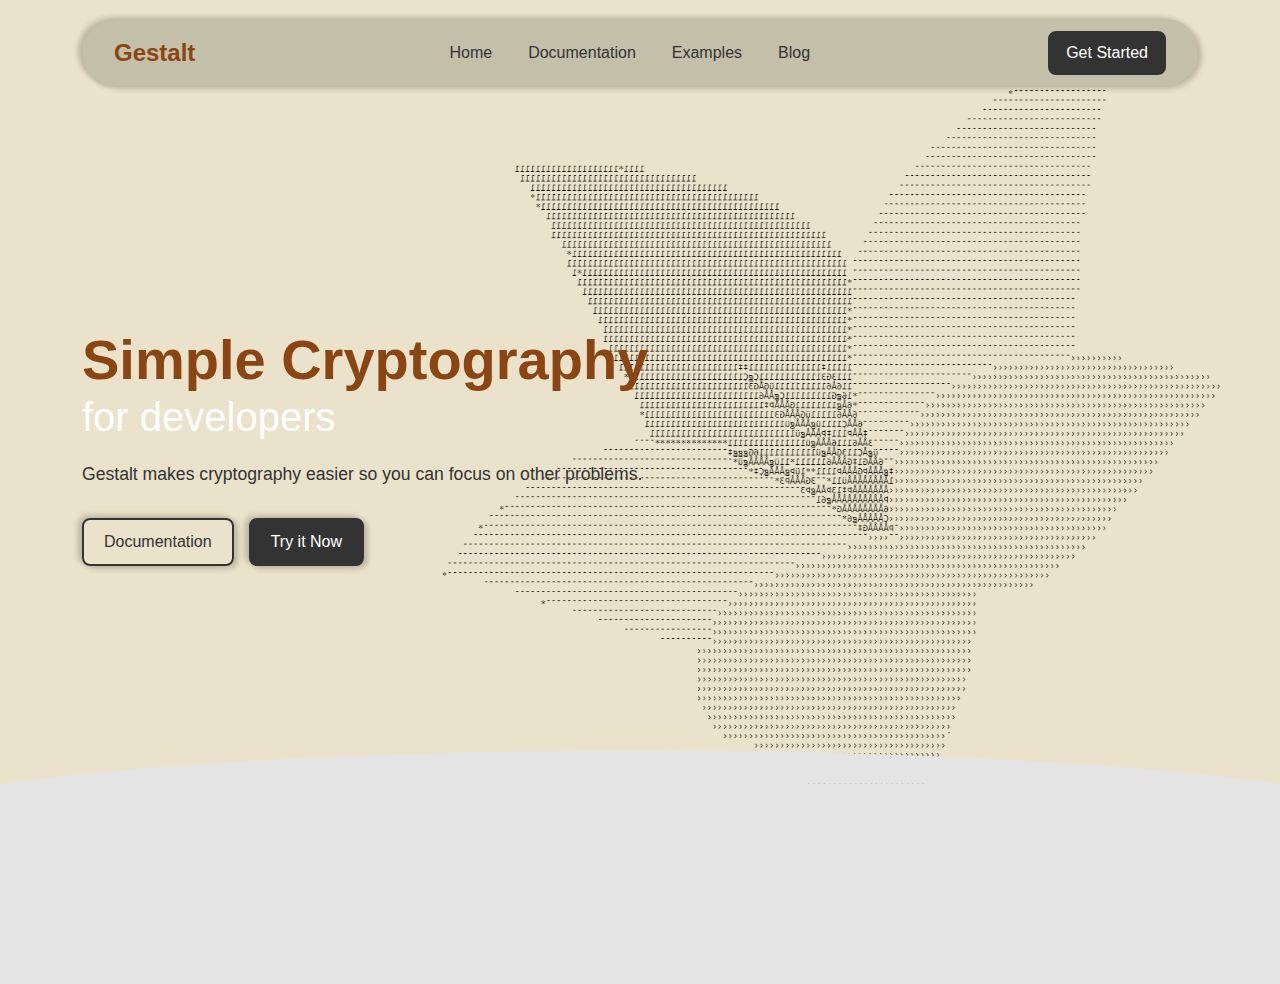
<file: index.html>
<!DOCTYPE html>
<html lang="en">
<head>
    <meta charset="UTF-8">
    <meta name="viewport" content="width=device-width, initial-scale=1">
    <title>Gestalt Crypto</title>
    <link rel="stylesheet" href="https://cdn.jsdelivr.net/npm/bootstrap@5.3.0/dist/css/bootstrap.min.css">
    <link rel="stylesheet" href="style.css">
</head>
<body>

    <!-- Navigation Bar -->
    <div class="container">
      <nav class="navbar navbar-expand-lg">
          <div class="container-fluid">
              <a class="navbar-brand" href="index.html">Gestalt</a>
              <button class="navbar-toggler" type="button" data-bs-toggle="collapse" data-bs-target="#navbarNav">
                  <span class="navbar-toggler-icon"></span>
              </button>
              <div class="collapse navbar-collapse justify-content-center" id="navbarNav">
                  <ul class="navbar-nav mx-auto">
                      <li class="nav-item"><a class="nav-link" href="index.html">Home</a></li>
                      <li class="nav-item"><a class="nav-link" href="documentation.html">Documentation</a></li>
                      <li class="nav-item"><a class="nav-link" href="#">Examples</a></li>
                      <li class="nav-item"><a class="nav-link" href="#">Blog</a></li>
                  </ul>
              </div>
              <a href="https://github.com/HLRichardson-Git/Gestalt" class="btn btn-dark get-started ms-auto" target="_blank">Get Started</a>
          </div>
      </nav>
    </div>

    <!-- Hero Section -->
    <div class="hero-section">
        <div class="container">
            <div class="hero-content">
                <h1>Simple Cryptography</h1>
                <h2>for developers</h2>
                <p>Gestalt makes cryptography easier so you can focus on other problems.</p>
                <div class="hero-buttons">
                    <a href="documentation.html" class="btn btn-outline-dark">Documentation</a>
                    <a href="https://github.com/HLRichardson-Git/Gestalt" class="btn btn-dark" target="_blank">Try it Now</a>
                </div>
            </div>
        </div>
    </div>

    <div class="curve-section">
        <!-- Curved SVG -->
        <svg class="curve" xmlns="http://www.w3.org/2000/svg" viewBox="0 0 1440 200">
            <path fill="#e4e4e4" fill-opacity="1" d="M0,200 C360,150 1080,150 1440,200 L1440,200 L0,200 Z"></path>
        </svg>        
        <div class="white-section"></div>
    </div>

    <script src="https://cdn.jsdelivr.net/npm/bootstrap@5.3.0/dist/js/bootstrap.bundle.min.js"></script>
</body>
</html>
</file>
<file: style.css>
/* General Styling */
body {
  font-family: sans-serif;
  background-color: #eae2ca;
  margin: 0;
  padding: 0;
  color: #333;
  overflow-x: hidden;
}

/* Navbar */
.navbar {
  background-color: #c4bfa9;
  border-radius: 50px;
  padding: 10px 20px;
  margin-top: 20px;
  box-shadow: 4px 4px 5px rgba(0, 0, 0, 0.1), 
              -4px -4px 5px rgba(0, 0, 0, 0.1), /* Top and bottom shadows */
              4px 0px 5px rgba(0, 0, 0, 0.1),  /* Right side shadow */
              -4px 0px 5px rgba(0, 0, 0, 0.1); /* Left side shadow */
  z-index: 100;
  position: relative;
  display: flex;
  align-items: center;
}

/* Ensure items are spaced evenly */
.container-fluid {
  display: flex;
  align-items: center;
  justify-content: space-between;
}

/* Style brand */
.navbar-brand {
  font-weight: bold;
  font-size: 1.5rem;
  color: #8B4513;
}

.navbar-brand:hover {
  color: #8B4513; /* Keep the color the same as in normal state */
}

/* Center the navigation links */
.navbar-nav {
  display: flex;
  gap: 20px;
}

/* Style links */
.nav-link {
  color: #333;
  font-weight: 500;
}

/* Move "Get Started" button to the far right */
.get-started {
  border-radius: 8px;
  padding: 8px 16px;
  font-weight: 500;
}

/* Hero Section */
.hero-section {
  min-height: 80vh;
  padding: 80px 0;
  position: relative;
  background-image: url('images/hero.png');
  background-repeat: no-repeat;
  background-position: right center;
  background-size: 70% auto;
  display: flex; /* Add this */
  align-items: center; /* Add this to vertically center the content */
  overflow: hidden; /* Ensure the SVG doesn't overflow */
}

.hero-content {
  max-width: 800px;
  text-align: left;
}

.hero-content h1 {
  font-size: 3.5rem;
  font-weight: 700;
  color: #8B4513;
  margin-bottom: 0;
}

.hero-content h2 {
  font-size: 2.5rem;
  font-weight: 300;
  color: #fff;
  margin-top: 0;
  margin-bottom: 20px;
}

.hero-content p {
  font-size: 1.1rem;
  color: #333;
  margin-bottom: 30px;
}

.hero-buttons {
  display: flex;
  gap: 15px;
}

.hero-buttons .btn {
  border-radius: 8px;
  padding: 10px 20px;
  font-weight: 500;
  box-shadow: 4px 4px 5px rgba(0, 0, 0, 0.1), 
              -4px -4px 5px rgba(0, 0, 0, 0.1), /* Top and bottom shadows */
              4px 0px 5px rgba(0, 0, 0, 0.1),  /* Right side shadow */
              -4px 0px 5px rgba(0, 0, 0, 0.1); /* Left side shadow */
}

.btn-outline-dark {
  border: 2px solid #333;
  background-color: transparent;
  color: #333;
}

.btn-dark {
  background-color: #333;
  border: 2px solid #333;
  color: white;
}

.curve-section {
  position: relative;
  width: 100%;
  margin-top: -200px; /* Adjust this margin for overlap */
  z-index: 1; /* Keeps the curve and white section above hero section */
}

/* Curved SVG */
.curve {
  position: relative;
  width: 100%;
  height: auto;
  z-index: 1; /* Ensure it's above the background image */
}

/* White Section */
.white-section {
  position: relative;
  width: 100%;
  height: 200px; /* Adjust height as needed */
  background-color: #e4e4e4;
  z-index: 0; /* Ensure it's below the SVG */
}

/* Adjust the hero content to be above the SVG */
.hero-content {
  position: relative;
  z-index: 2; /* Ensure it's above the SVG and white section */
}

/* Media Queries */
@media (max-width: 1200px) {
  .hero-section {
    background-position: right center;
    background-size: 70% auto;
  }
}

@media (max-width: 992px) {
  .hero-content h1 {
    font-size: 3rem;
  }
  
  .hero-content h2 {
    font-size: 2rem;
  }
  
  .hero-section {
    background-position: 180% center;
    background-size: 80% auto;
  }
}

@media (max-width: 768px) {
  .hero-content {
    text-align: center;
    margin: 0 auto;
  }
  
  .hero-content h1 {
    font-size: 2.5rem;
  }
  
  .hero-content h2 {
    font-size: 1.8rem;
  }
  
  .hero-section {
    background-position: center bottom;
    background-size: 100% auto;
    padding-bottom: 350px;
    background-color: rgba(234, 226, 202, 0.8);
    background-blend-mode: lighten;
  }
  
  .hero-buttons {
    justify-content: center;
  }
}
</file>
